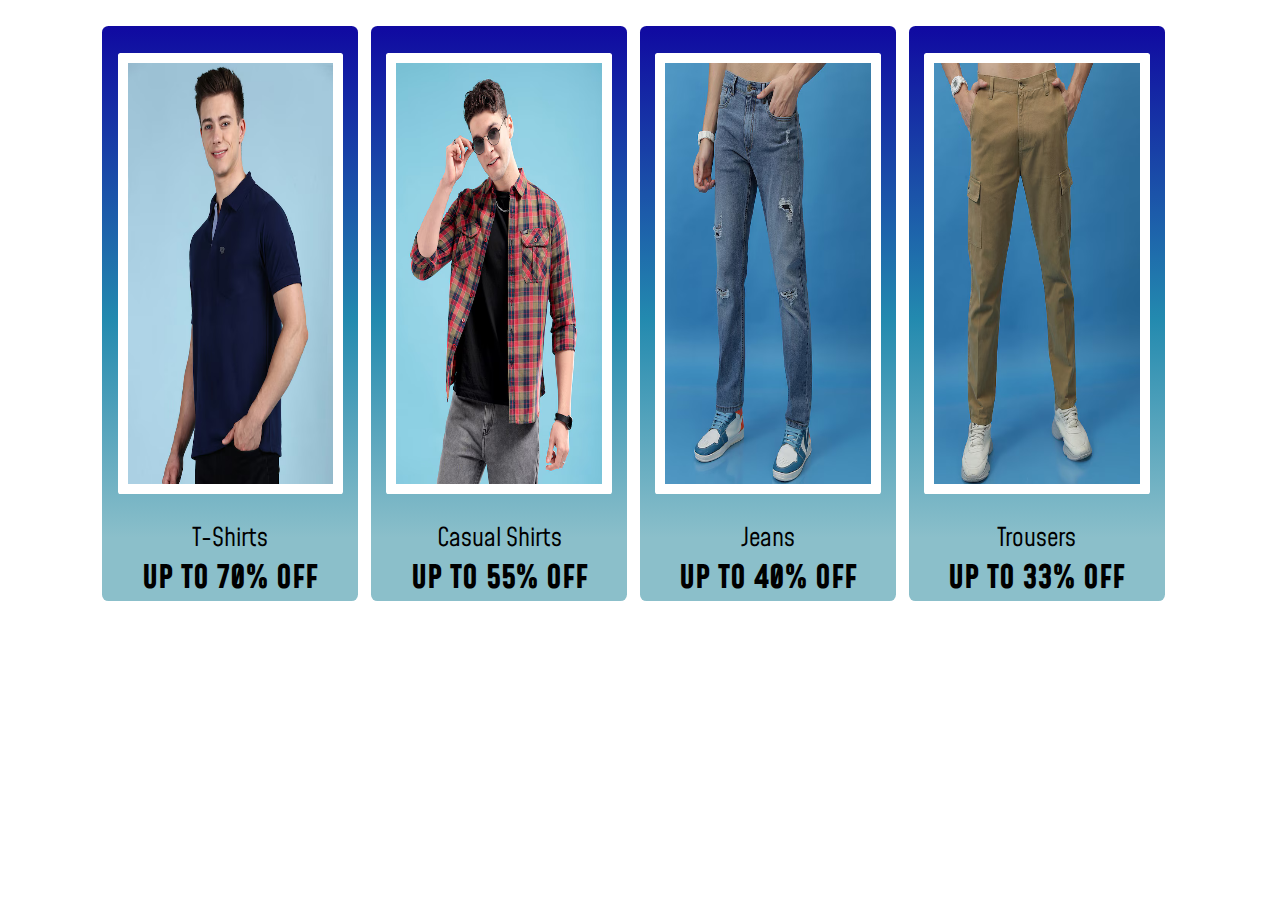
<file: test.html>
<!DOCTYPE html>
<html lang="en">
  <head>
    <meta charset="utf-8" />
    <title>Swiper demo</title>
    <meta
      name="viewport"
      content="width=device-width, initial-scale=1, minimum-scale=1, maximum-scale=1"
    />
    <!-- Link Swiper's CSS -->
    <link rel="stylesheet" href="test.css" />
    <!-- <link rel="stylesheet" href="https://cdn.jsdelivr.net/npm/swiper@11/swiper-bundle.min.css" /> -->
  </head>
  <body>
    <div id="main">
      <div class="item">
        <div class="img1">
          <img src="./image/tshirt_off.png" alt="" />
        </div>
        <p>T-Shirts</p>
        <h2>UP TO 70% OFF</h2>
      </div>
      <div class="item">
        <div class="img1">
          <img src="./image/shirt_off.png" alt="" />
        </div>
        <p>Casual Shirts</p>
        <h2>UP TO 55% OFF</h2>
      </div>
      <div class="item">
        <div class="img1">
          <img src="./image/jeans_off.png" alt="" />
        </div>
        <p>Jeans</p>
        <h2>UP TO 40% OFF</h2>
      </div>
      <div class="item">
        <div class="img1">
          <img src="./image/trouser_off.png" alt="" />
        </div>
        <p>Trousers</p>
        <h2>UP TO 33% OFF</h2>
      </div>
    </div>
  </body>
</html>
</file>
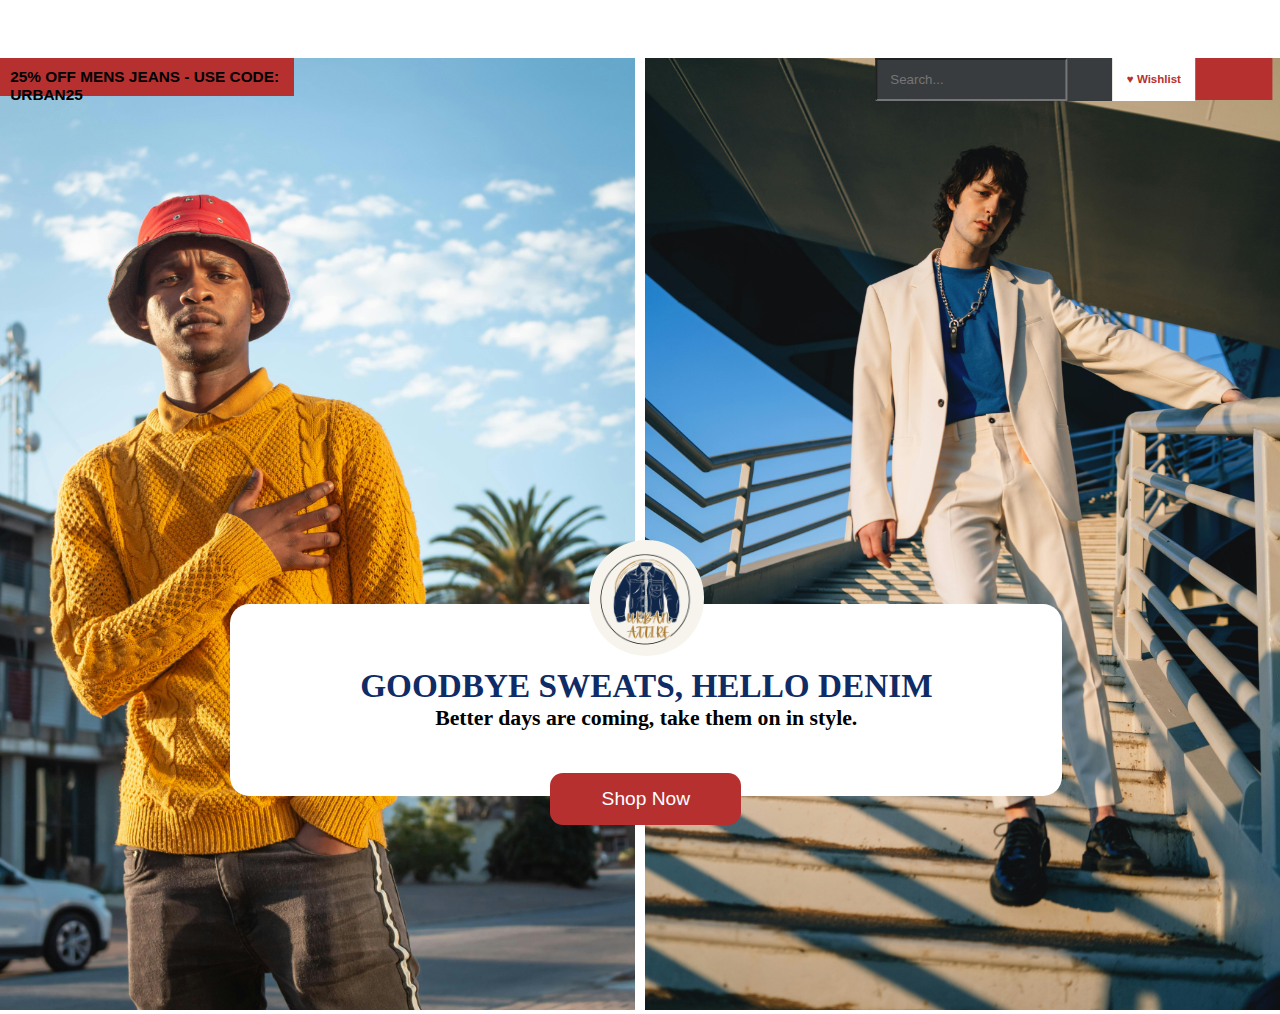
<file: testt1.html>
<!DOCTYPE html>
<html lang="en">
<head>
    <meta charset="UTF-8">
    <meta name="viewport" content="width=device-width, initial-scale=1.0">
    <title>Testtt</title>
    <link rel="stylesheet" href="testt1.css">
</head>
<body>
    <div id="cont1">
        <div id="cont1_left">
          <div id="coupon">
            <p>25% OFF MENS JEANS - USE CODE: URBAN25</p>
          </div>
          <img src="./image/model6.jpg" alt="" id="model1" />
        </div>
        <div id="cont1_right">
          <input type="text" placeholder="Search..." class="search" />
          <button class="searchbtn">
            <i class="fa-solid fa-magnifying-glass" style="color: #ffffff"></i>
            <button class="wishlist">♥ Wishlist</button>
            <button class="cart">
              <i
                class="fa-solid fa-cart-shopping"
                style="color: #ffffff; font-size: 1.4vw"
              ></i>
            </button>
          </button>
          <div id="cont1_center">
            <img src="./image/URBAN.png" alt="" id="urban" />
            <h1>GOODBYE SWEATS, HELLO DENIM</h1>
            <h3>Better days are coming, take them on in style.</h3>
            <button id="shop">Shop Now</button>
          </div>
          <img src="./image/model3.jpg" alt="" id="model1" />
        </div>
      </div>
</body>
</html>
</file>
<file: test.css>
@import url("https://fonts.googleapis.com/css2?family=Allan:wght@400;700&family=Kaisei+Tokumin&family=Mohave:ital,wght@0,300..700;1,300..700&family=Risque&family=Rufina:wght@400;700&display=swap");

* {
  margin: 0;
  padding: 0;
  box-sizing: border-box;
}
* {
  margin: 0;
  padding: 0;
  box-sizing: border-box;
}
#main {
  /* background-color: bisque; */
  width: 100%;
  /* height: 50vh; */
  display: flex;
  position: relative;
  justify-content: center;
}
.item {
  width: 20vw;
  /* height: 50vh; */
  background: rgb(2, 0, 36);
  background: linear-gradient(
    180deg,
    rgb(16, 9, 161) 0%,
    rgb(35, 138, 175) 51%,
    rgb(139, 191, 202) 89%
  );
  margin-right: 1vw;
  margin-top: 2vw;
  cursor: pointer;
  border-radius: 0.5vw;
}
.item:hover{
  background: linear-gradient(
    180deg,
    rgb(189, 174, 209) 0%,
    rgb(134, 75, 228) 51%,
    rgb(202, 139, 166) 89%
  );
}
.img1 {
  width: 100%;
  height: 55vh;
  padding: 0.2vw;
  justify-content: center;
  display: flex;
  align-items: center;
  /* margin-top: 1vw; */
  /* cursor: pointer; */
}
img {
  width: 90%;
  height: 90%;
  /* padding: 0.2vw; */
  border: 0.8vw solid white;
  border-radius: 0.2vw;
  /* box-shadow: 1px 1px 5px 10px rgb(151, 151, 250); */
}
p {
  /* margin-top: 1vw; */
  font-size: 2vw;
  /* transform: translateX(7.2vw); */
  text-align: center;
  font-family: "Mohave", sans-serif;
}
h2 {
  /* margin-top: 0.5vw; */
  /* transform: translateX(3.5vw); */
  text-align: center;

  font-size: 2.5vw;
  font-family: "Mohave", sans-serif;
}
</file>
<file: testt1.css>
* {
  margin: 0;
  padding: 0;
  box-sizing: border-box;
}
html,
body {
  height: 100%;
  width: 100%;
}
#cont1 {
    width: 100%;
    /* height: 100px; */
    /* background-color: #b73030; */
    position: relative;
    display: flex;
    /* top: 4.5vw; */
    padding-top: 4.5vw;
  }
  #cont1_left {
    width: 50%;
    /* height: 250px; */
    /* background-color: antiquewhite; */
    margin-right: 0.8vw;
    overflow: hidden;
  }
  #model1 {
    width: 100%;
  }
  #cont1_right {
    width: 50%;
    /* height: 250px; */
    /* background-color: rgb(128, 88, 35); */
  }
  #coupon {
    width: 23%;
    height: 3vw;
    background: #b73030;
    position: absolute;
    padding: 0.8vw;
    z-index: 2;
    /* bottom: 0; */
  }
  #coupon p {
    font-size: 1.2vw;
    font-weight: 600;
    font-family: "Mohave", sans-serif;
    position: absolute;
  }
  
  .search {
    position: absolute;
    width: 15vw;
    height: 3.4vw;
    background-color: #393c3e;
    transform: translateX(18vw);
    color: #ffffff;
    padding-left: 1vw;
  }
  .search:hover {
    background-color: #0f2c66;
  }
  .searchbtn {
    width: 3.5vw;
    height: 3.4vw;
    background-color: #393c3e;
    position: absolute;
    transform: translateX(33vw);
    cursor: pointer;
    border: none;
    font-size: 1vw;
  }
  .wishlist {
    width: 6.5vw;
    height: 3.4vw;
    background-color: #ffffff;
    position: absolute;
    transform: translateX(36.5vw);
    color: #b73030;
    cursor: pointer;
    border: none;
    font-weight: 600;
    font-size: 0.9vw;
  }
  .wishlist:hover {
    background-color: rgb(158, 158, 158);
    color: #ffffff;
  }
  .cart {
    width: 6vw;
    height: 3.3vw;
    background-color: #b73030;
    transform: translateX(43vw);
    border: none;
    cursor: pointer;
    position: absolute;
    font-size: 1vw;
  }
  #cont1_center {
    width: 65vw;
    height: 15vw;
    background-color: #ffffff;
    bottom: 17vw;
    right: 2vw;
    /* transform: translateX(30vw); */
    margin: 0 15%;
    position: absolute;
    border-radius: 1.5vw;
    z-index: 5;
  }
  #urban {
    width: 9vw;
    height: 9vw;
    border-radius: 50vw;
    position: relative;
    top: -5vw;
    right: 2vw;
    transform: translateX(30vw);
  }
  #cont1_center h1 {
    line-height: 24px;
    vertical-align: baseline;
    letter-spacing: normal;
    word-spacing: 0px;
    line-height: 24px;
    vertical-align: baseline;
    letter-spacing: normal;
    word-spacing: 0px;
    text-align: center;
    font-size: 2.6vw;
    transform: translateY(-3.9vw);
    font-family: "Rufina", serif;
    color: #0f2c66;
  }
  #cont1_center h3 {
    transform: translateY(-3.3vw);
    font-size: 1.7vw;
    margin-left: 16vw;
    font-family: "Rufina", serif;
  }
  #cont1_center #shop {
    /* position: absolute; */
    padding: 1.2vw 4vw;
    margin: 0 25vw;
    font-size: 1.5vw;
    border-radius: 1vw;
    border: none;
    cursor: pointer;
    background-color: #b73030;
    color: #ffffff;
    font-family: "Mohave", sans-serif;
    font-weight: 500;
  }
  #cont1_center #shop:hover {
    background-color: #0f2c66;
  }
</file>
